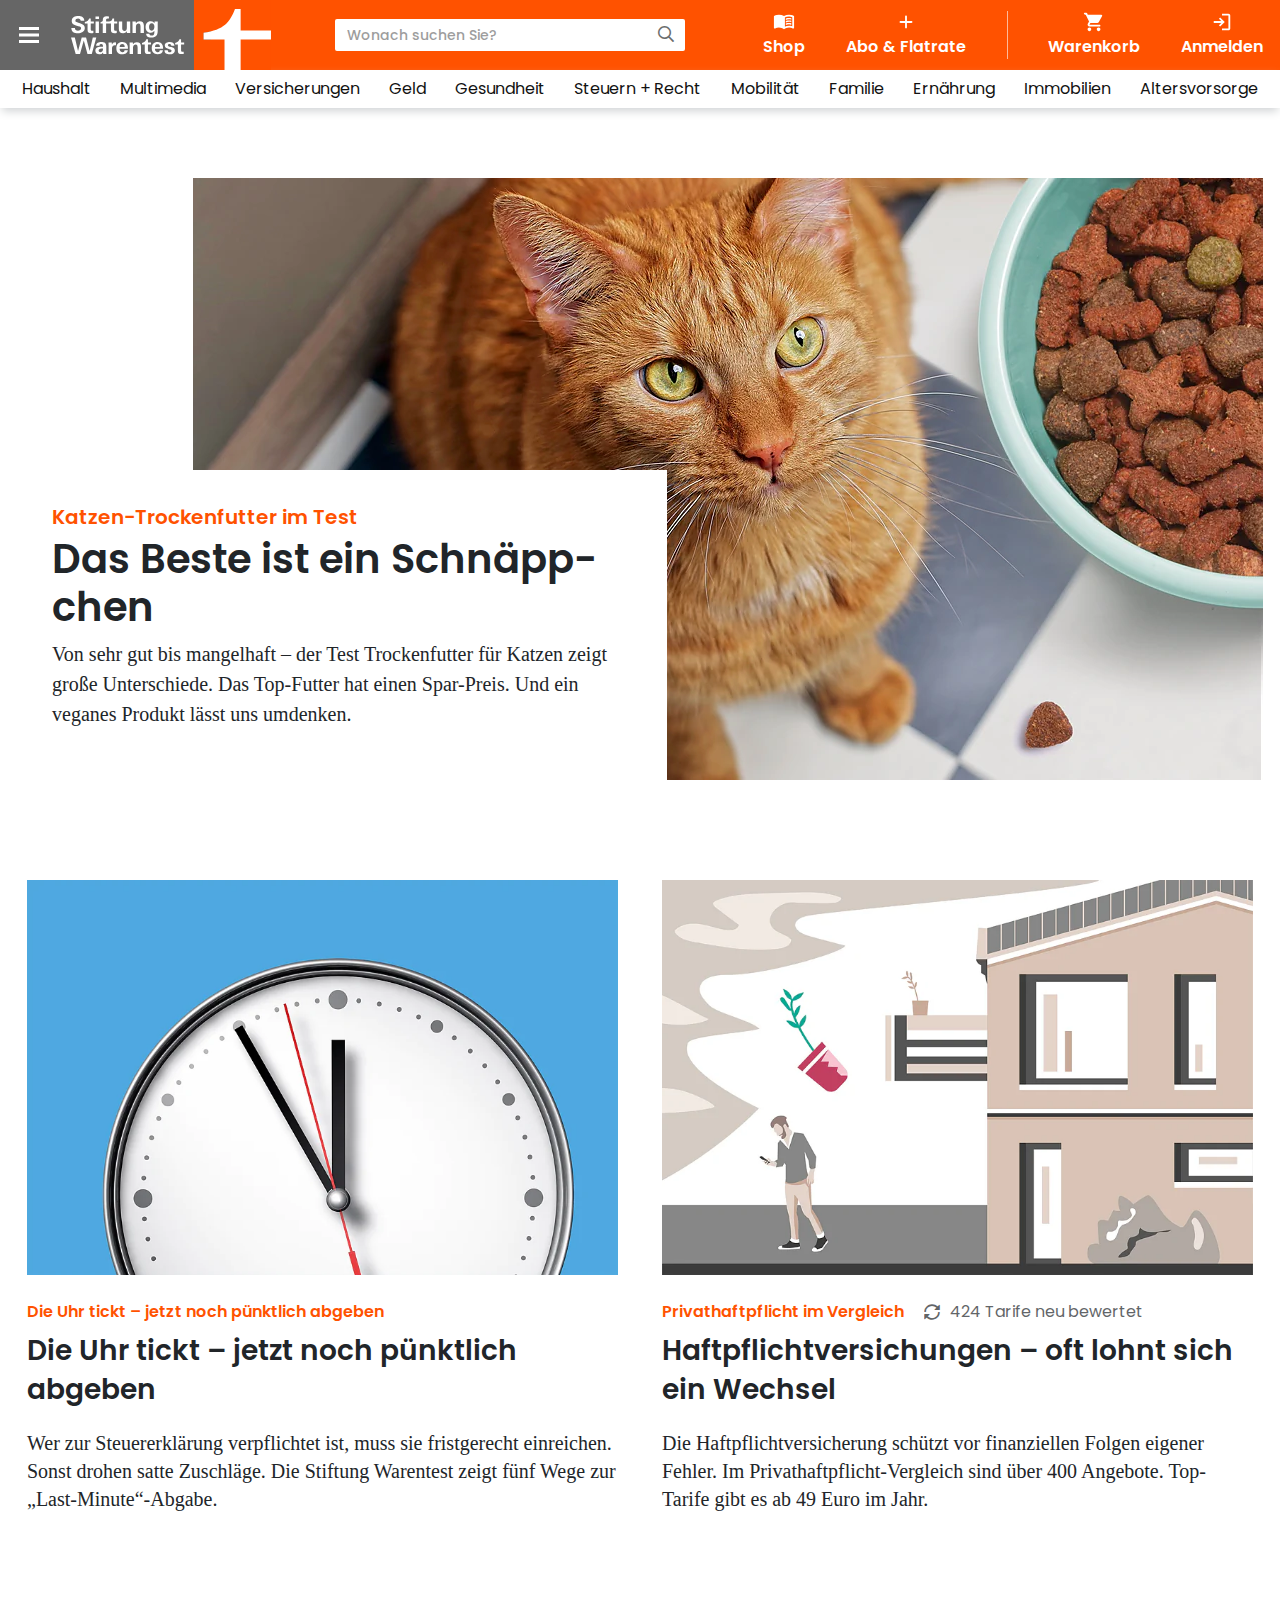
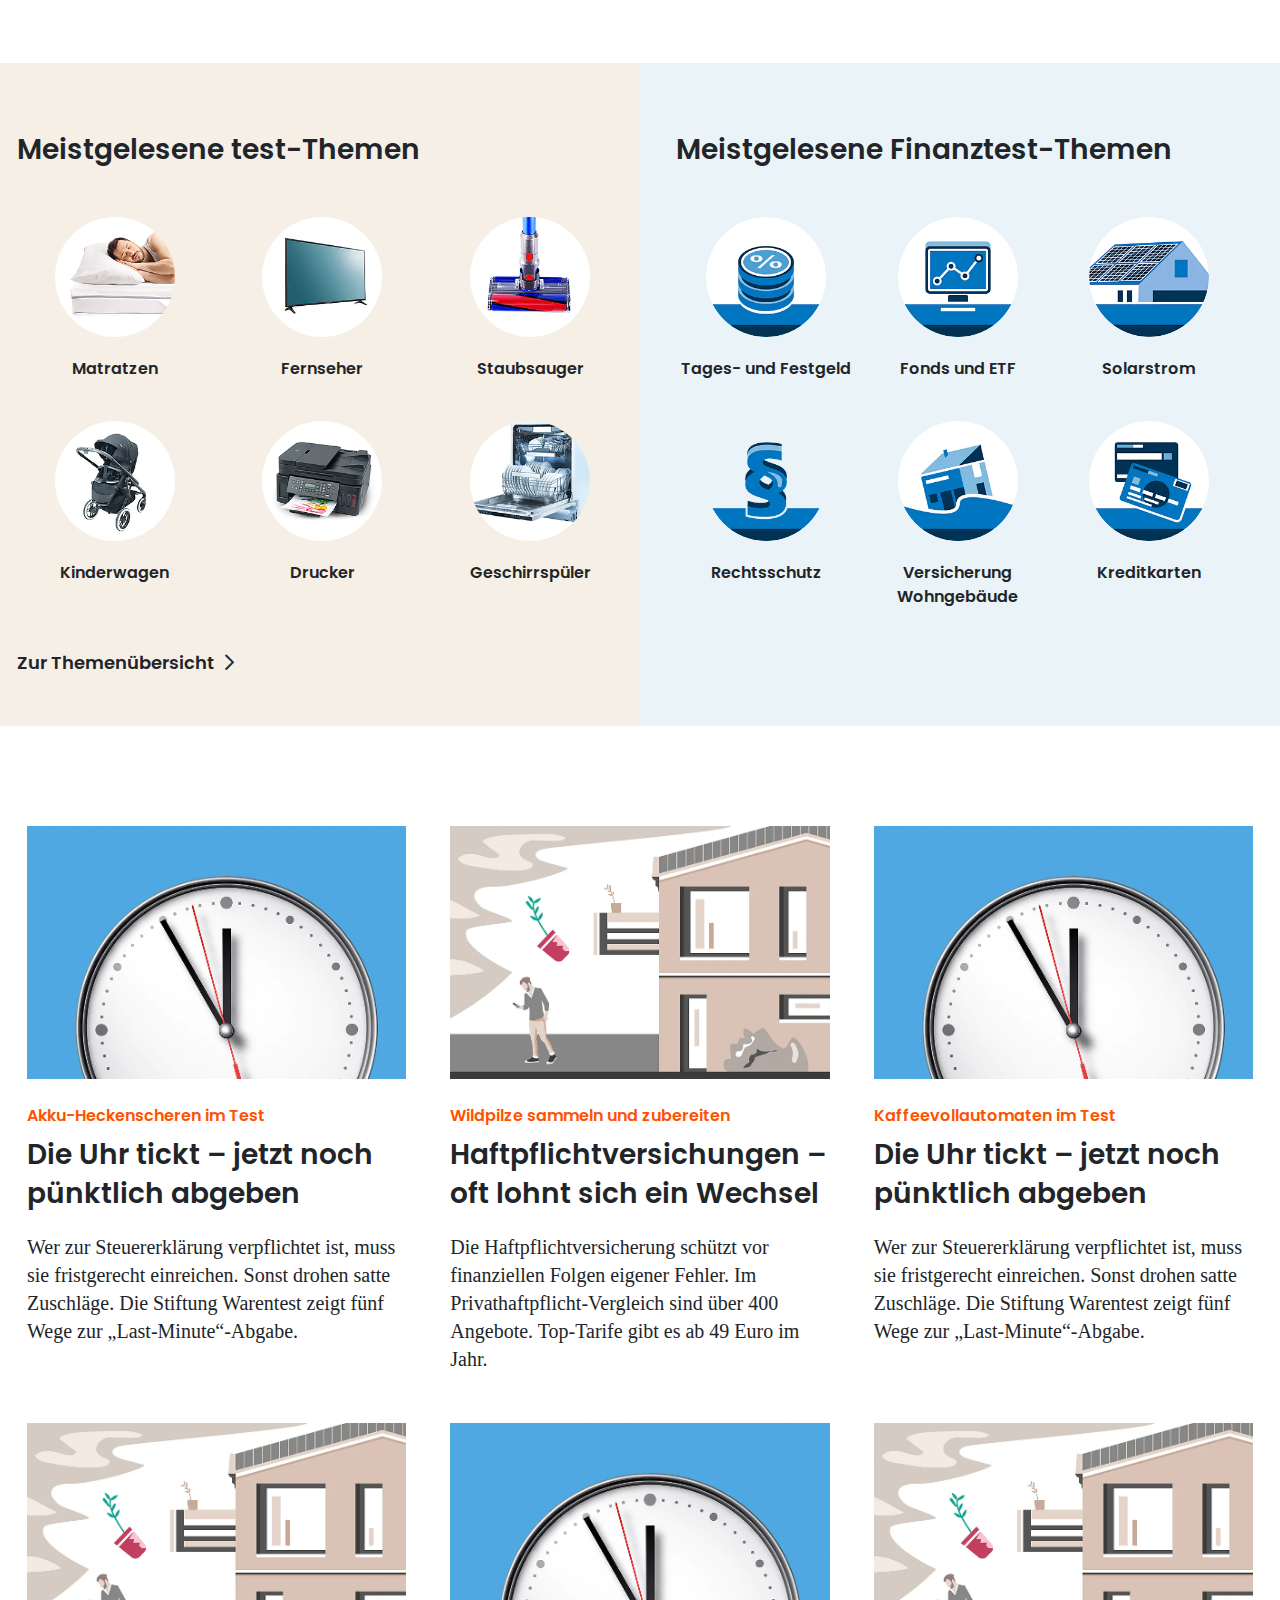
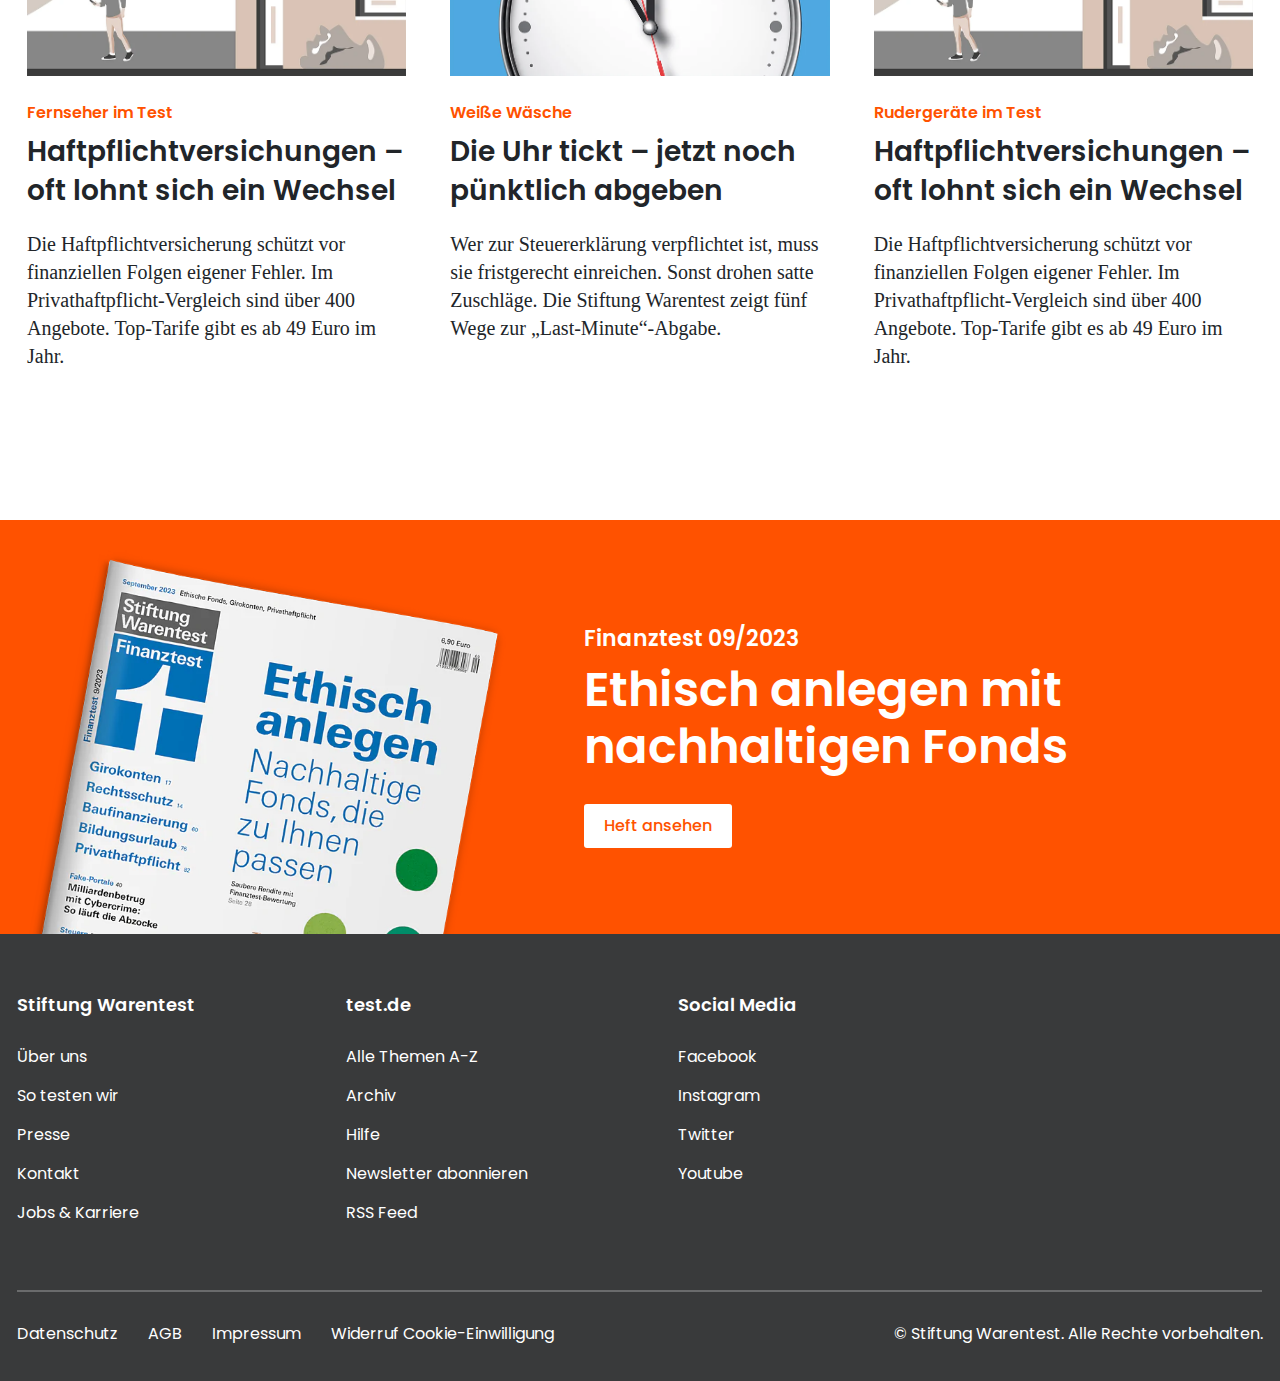
<file: index.html>
<!doctype html>
<html class="no-js" lang="">
    <head>
        <meta charset="utf-8">
        <meta http-equiv="x-ua-compatible" content="ie=edge">
        <title>Home</title>
        <meta name="description" content="">
        <meta name="viewport" content="width=device-width, initial-scale=1"> 
		<link rel="shortcut icon" type="image/x-icon" href="#">
        <!-- Place favicon.ico in the root directory -->
        
		<!-- CSS here -->
        <link rel="stylesheet" href="assets/css/bootstrap.min.css">
        <link rel="stylesheet" href="assets/css/fontawesome.min.css">  
        <link rel="stylesheet" href="assets/css/style.css">
        <link rel="stylesheet" href="assets/css/responsive.css">
    </head>
    <body>

        
        
      

        <!-- mobile-menu START -->
        <div class="mobile-menu ">
            <a href="#" class="bars siteBar-btn"><svg class="bi bi-x" width="1em" height="1em" viewBox="0 0 16 16" fill="currentColor" xmlns="http://www.w3.org/2000/svg">
                <path fill-rule="evenodd" d="M11.854 4.146a.5.5 0 010 .708l-7 7a.5.5 0 01-.708-.708l7-7a.5.5 0 01.708 0z" clip-rule="evenodd"/>
                <path fill-rule="evenodd" d="M4.146 4.146a.5.5 0 000 .708l7 7a.5.5 0 00.708-.708l-7-7a.5.5 0 00-.708 0z" clip-rule="evenodd"/>
            </svg></a> 

            <a href="#" class="cart_link">
                <svg viewBox="0 0 24 24"><path d="M7 18c-1.1 0-1.99.9-1.99 2S5.9 22 7 22s2-.9 2-2-.9-2-2-2zM1 3c0 .55.45 1 1 1h1l3.6 7.59-1.35 2.44C4.52 15.37 5.48 17 7 17h11c.55 0 1-.45 1-1s-.45-1-1-1H7l1.1-2h7.45c.75 0 1.41-.41 1.75-1.03l3.58-6.49c.37-.66-.11-1.48-.87-1.48H5.21l-.67-1.43c-.16-.35-.52-.57-.9-.57H2c-.55 0-1 .45-1 1zm16 15c-1.1 0-1.99.9-1.99 2s.89 2 1.99 2 2-.9 2-2-.9-2-2-2z"></path></svg>
                Warenkorb
            </a>

            <nav> 
                <ul>
                    <li><a href="#">Haushalt</a></li>
                    <li><a href="#">Multimedia</a></li>
                    <li><a href="#">Versicherungen</a></li>
                    <li><a href="#">Geld</a></li>
                    <li><a href="#">Gesundheit</a></li>
                    <li class="Steuern_nav">
                        <a href="#">Steuern <span>+</span> Recht</a> <i class="fas fa-caret-down"></i>
                        <div class="mega_menu">
                            <ul>
                                <li><a href="#">lorem</a></li>
                                <li><a href="#">lorem</a></li>
                                <li><a href="#">lorem</a></li>
                                <li><a href="#">lorem</a></li>
                                <li><a href="#">lorem</a></li>
                                <li><a href="#">lorem</a></li>
                                <li><a href="#">lorem</a></li>
                                <li><a href="#">lorem</a></li>
                                <li><a href="#">lorem</a></li>
                                <li><a href="#">lorem</a></li>
                                <li><a href="#">lorem</a></li>
                                <li><a href="#">lorem</a></li>
                                <li><a href="#">lorem</a></li>
                                <li><a href="#">lorem</a></li>
                                <li><a href="#">lorem</a></li>
                                <li><a href="#">lorem</a></li>
                                <li><a href="#">lorem</a></li>
                                <li><a href="#">lorem</a></li>
                                <li><a href="#" class="border_btn"> Alle Gutscheincodes anzeigen </a></li>
                            </ul>
                        </div>
                    </li>
                    <li><a href="#">Mobilität</a></li>
                    <li><a href="#">Familie</a></li>
                    <li><a href="#">Ernährung</a></li>
                    <li><a href="#">Immobilien</a></li>
                    <li><a href="#">Altersvorsorge</a></li>
                </ul>
            </nav> 
        </div> 
  
        
    <!-- header-area START -->

    <div class="header-area">
        <div class="container">
            <div class="row align-items-center">
                <div class="col-lg-3 col-4 col-md-4">
                    <div class="logo-area">
                        <a href="#" class="side_nav_btn">
                            <svg aria-hidden="true" focusable="false" viewBox="0 0 24 24" xmlns="http://www.w3.org/2000/svg" class="icon icon--menu icon--24">
                                <defs>
                                    <clipPath>
                                        <rect width="24" height="24" fill="none" data-name="Rechteck 7"></rect>
                                    </clipPath>
                                </defs>
                                <g transform="translate(-175 -23)" data-name="Gruppe 110">
                                    <g transform="translate(175 23)" clip-path="url(#a)" data-name="Gruppe 2">
                                        <rect width="24" height="24" fill="none" data-name="Rechteck 6"></rect>
                                    </g>
                                    <rect transform="translate(177 27)" width="20" height="3" fill="#fff" data-name="Rechteck 8"></rect>
                                    <rect transform="translate(177 33.5)" width="20" height="3" fill="#fff" data-name="Rechteck 9"></rect>
                                    <rect transform="translate(177 40)" width="20" height="3" fill="#fff" data-name="Rechteck 10"></rect>
                                </g>
                            </svg>
                        </a>
                        <a href="#" class="logo">
                            <svg aria-hidden="true" class="icon--header-logo" viewBox="0 0 209 70" xmlns="http://www.w3.org/2000/svg">
                                <g fill="none" fill-rule="evenodd">
                                    <path fill="#666" d="M0 0h133v70H0z"></path>
                                    <g fill="#FFF" fill-rule="nonzero">
                                        <path d="M30.658 53.738h-4.317L22.67 40.25l-3.746 13.488h-4.31L10 37.236h3.766l3.196 13.468 3.652-13.468h4.338l3.558 13.468 3.129-13.468h3.518zM42.112 53.738a5.31 5.31 0 01-.275-1.578 3.934 3.934 0 01-3.64 1.813c-2.235 0-4.027-1.094-4.027-3.518 0-3.572 4.061-3.9 6.713-3.9h.94v-.437c0-1.208-.248-2.397-1.732-2.397a1.598 1.598 0 00-1.766 1.82h-3.403c.047-2.834 2.685-3.633 5.136-3.633 3.101 0 5.022.712 5.022 4.472v3.424c-.03 1.318.03 2.637.18 3.948l-3.148-.014zm-.275-5.572h-.866c-1.417 0-3.538.322-3.538 2.121A1.746 1.746 0 0039.306 52c2.148 0 2.53-1.873 2.53-3.605v-.228zM53.747 45.024c-2.148 0-2.988 1.235-2.988 3.29v5.43h-3.357v-8.727c0-.913-.087-1.846-.087-2.806h3.236l.094 2.121a3.639 3.639 0 013.559-2.148 4.7 4.7 0 01.543 0v2.9a7.956 7.956 0 00-1.007-.067M76.265 53.738v-6.09c0-1.597-.114-3.356-2.169-3.356-2.054 0-2.423 2.35-2.423 3.652v5.794h-3.357V44.5c0-.732 0-1.484-.094-2.263h3.343l.047 1.76a4.364 4.364 0 013.794-1.94c2.806 0 4.196 1.503 4.196 4.242v7.44h-3.337zM58.34 48.629c0 1.732.704 3.357 2.644 3.357a2.081 2.081 0 002.303-2.014h3.243C66.12 52.966 63.63 54 60.937 54c-3.719 0-5.84-2.101-5.84-5.82 0-3.834 2.014-6.258 5.955-6.258 2.235 0 4.202.913 5.089 3.061a8.99 8.99 0 01.503 3.653l-8.305-.007zm2.685-4.747c-1.645 0-2.625 1.189-2.625 2.834h5.022c0-1.733-.8-2.834-2.397-2.834M93.5 48.582c0 1.732.67 3.357 2.59 3.357a2.061 2.061 0 002.257-2.014h3.169c-.403 2.994-2.84 4.028-5.472 4.028-3.646 0-5.72-2.101-5.72-5.828 0-3.833 1.967-6.257 5.827-6.257 2.189 0 4.116.913 4.982 3.062a9.13 9.13 0 01.49 3.652h-8.124zm2.631-4.753c-1.611 0-2.571 1.188-2.571 2.833h4.914c0-1.732-.785-2.833-2.35-2.833M108.055 53.993c-2.686 0-5.049-.819-5.049-3.974h3.283c.04 1.342.584 2.054 1.92 2.054a1.685 1.685 0 001.826-1.53c0-.672-.443-1.008-1.074-1.283a6.197 6.197 0 00-1.074-.342c-.403-.114-.806-.182-1.229-.296-1.671-.43-3.357-1.094-3.357-3.242 0-2.74 2.686-3.492 4.828-3.492 2.477 0 4.7.893 4.874 3.72h-3.196c-.047-1.095-.624-1.853-1.725-1.853-.78 0-1.699.362-1.699 1.282 0 .618.403.96 1.047 1.209.364.143.74.258 1.122.342.402.094.852.181 1.268.295 1.746.437 3.512 1.122 3.512 3.31 0 2.995-2.88 3.794-5.297 3.794M86.537 39.183h-1.611c-.672 1.947-1.464 3.081-4.284 3.531v1.652h2.726v6.418c0 2.511 1.229 3.082 3.485 3.082a15.77 15.77 0 002.323-.182v-2.182c-.383 0-.672.094-1.054.094-1.518 0-1.585-.67-1.585-2.014v-5.23h3.082v-2.081h-3.082v-3.088zM119.508 39.183h-1.61c-.672 1.947-1.464 3.081-4.284 3.531v1.652h2.719v6.418c0 2.511 1.228 3.082 3.491 3.082a15.717 15.717 0 002.323-.182v-2.182c-.383 0-.671.094-1.047.094-1.518 0-1.585-.67-1.585-2.014v-5.23h3.082v-2.081h-3.082l-.007-3.088zM16.835 33.12c-3.565 0-6.486-1.416-6.553-5.37h3.585c.047 1.758 1.074 2.805 3.035 2.805 1.457 0 3.102-.731 3.102-2.37 0-.913-.672-1.39-1.417-1.712-.893-.362-1.914-.57-2.853-.866-2.438-.752-5.063-1.665-5.063-4.7 0-3.672 3.424-4.907 6.553-4.907s5.982 1.121 6.002 4.773h-3.578c-.135-1.503-1.007-2.376-2.686-2.376-1.343 0-2.645.705-2.645 2.168-.01.447.194.872.55 1.142a10.81 10.81 0 002.424 1.007c1.074.342 2.216.671 2.807.913 2.148.819 3.605 1.732 3.605 4.27 0 3.766-3.632 5.203-6.868 5.203M34.337 16.316h3.471v2.651h-3.47v-2.651zm.068 4.974h3.356v11.535h-3.356V21.29zM65.583 32.825l-.047-1.76a4.324 4.324 0 01-3.766 1.941c-2.833 0-4.203-1.484-4.203-4.243v-7.446h3.357v6.096c0 1.598.067 3.357 2.148 3.357 2.082 0 2.464-1.853 2.464-3.518v-5.935h3.357v7.258c0 1.417 0 2.806.074 4.243l-3.384.007zM79.152 32.825v-6.083c0-1.598-.114-3.357-2.169-3.357-2.054 0-2.423 2.35-2.423 3.652v5.801h-3.357V23.58c0-.732 0-1.484-.094-2.263h3.343l.047 1.76a4.357 4.357 0 013.787-1.941c2.813 0 4.223 1.504 4.223 4.263v7.426h-3.357zM96.265 24.513v6.163c0 4.519-1.759 6.714-6.042 6.714-2.35 0-5.411-.671-5.411-3.585v-.181h3.148c0 1.342 1.122 1.759 2.283 1.759 2.169 0 2.625-1.343 2.686-3.109v-1.598a4.19 4.19 0 01-3.673 1.92c-3.404 0-5.069-2.578-5.069-5.753 0-3.176 1.692-5.774 5.09-5.774a4.223 4.223 0 013.833 2.014v-1.766h3.216c0 1.276-.067 2.464-.067 3.196m-5.915-1.437c-2.075 0-2.686 2.014-2.686 3.767 0 1.752.571 3.672 2.625 3.672 2.055 0 2.686-2.014 2.686-3.786 0-1.773-.671-3.653-2.625-3.653M29.604 18.31h-1.611c-.671 1.947-1.464 3.081-4.283 3.531v1.645h2.725v6.412c0 2.51 1.229 3.081 3.485 3.081a15.865 15.865 0 002.323-.195V30.63c-.383 0-.672.094-1.054.094-1.518 0-1.585-.671-1.585-2.014v-5.23h3.082v-2.108h-3.082V18.31zM55.95 23.48V21.37h-3.083v-3.068h-1.61c-.813 2.168-1.102 2.994-4.284 2.994h-2.061v-.94c0-1.141.134-1.873 1.712-1.873.342 0 .705 0 1.094.047v-2.189a24.04 24.04 0 00-2.195-.114c-2.827 0-3.968 1.484-3.968 4.11v.617a5.962 5.962 0 01-2.216 1.087v1.47h2.216v9.313h3.357v-9.34h4.787v6.413c0 2.51 1.228 3.081 3.484 3.081a15.865 15.865 0 002.323-.195V30.63c-.383 0-.671.094-1.054.094-1.517 0-1.585-.671-1.585-2.014v-5.23h3.082z"></path>
                                    </g>
                                    <g fill-rule="nonzero">
                                        <path d="M162.768 39.29h-20.833v-6.6C162.502 29.68 168.091 22 173.168 9h5.632v21.28H209V0h-76.645v70h30.413V39.29z" fill="#FF5200"></path>
                                        <path fill="#FF5200" d="M178.8 39.28H209V70h-30.2z"></path>
                                        <path d="M209 30.28h-30.2V9h-5.632c-5.077 13-10.645 20.68-31.233 23.69v6.6h20.833V70H178.8V39.28H209v-9z" fill="#FFF"></path>
                                    </g>
                                </g>
                            </svg>
                        </a>
                    </div>
                </div>
                <div class="col-lg-9 col-md-8 col-8  text-right">
                    <div class="menu-area">
                        <div class="src_box">
                            <input type="text" placeholder="Wonach suchen Sie?">
                            <a href="#" class="src_btn">
                                <i class="far fa-search"></i>
                            </a>
                        </div>
                        <ul class="d-none d-lg-flex">
                            <li>
                                <a href="#">
                                    <svg viewBox="0 96 960 960"><path d="M560 492v-68q33-14 67.5-21t72.5-7q26 0 51 4t49 10v64q-24-9-48.5-13.5T700 456q-38 0-73 9.5T560 492Zm0 220v-68q33-14 67.5-21t72.5-7q26 0 51 4t49 10v64q-24-9-48.5-13.5T700 676q-38 0-73 9t-67 27Zm0-110v-68q33-14 67.5-21t72.5-7q26 0 51 4t49 10v64q-24-9-48.5-13.5T700 566q-38 0-73 9.5T560 602Zm-40 176q44-21 88.5-31.5T700 736q36 0 70.5 6t69.5 18V364q-33-14-68.5-21t-71.5-7q-47 0-93 12t-87 36v394Zm-40 118q-48-38-104-59t-116-21q-42 0-82.5 11T100 858q-21 11-40.5-1T40 822V340q0-11 5.5-21T62 304q47-23 96.5-35.5T260 256q58 0 113.5 15T480 316q51-30 106.5-45T700 256q52 0 101.5 12.5T898 304q11 5 16.5 15t5.5 21v482q0 23-19.5 35t-40.5 1q-37-20-77.5-31T700 816q-60 0-116 21t-104 59Z"></path></svg>
                                    Shop
                                </a>
                            </li>
                            <li>
                                <a href="#">
                                    <svg aria-hidden="true" class="icon  icon--24"><svg viewBox="0 0 24 24"><path d="M18 13h-5v5c0 .55-.45 1-1 1s-1-.45-1-1v-5H6c-.55 0-1-.45-1-1s.45-1 1-1h5V6c0-.55.45-1 1-1s1 .45 1 1v5h5c.55 0 1 .45 1 1s-.45 1-1 1z"></path></svg></svg>
                                    <span>Abo <span class="mn">& Flatrate</span></span>
                                </a>
                            </li>
                            <li>
                                <span></span>
                            </li>
                            <li>
                                <a href="#">
                                    <svg viewBox="0 0 24 24"><path d="M7 18c-1.1 0-1.99.9-1.99 2S5.9 22 7 22s2-.9 2-2-.9-2-2-2zM1 3c0 .55.45 1 1 1h1l3.6 7.59-1.35 2.44C4.52 15.37 5.48 17 7 17h11c.55 0 1-.45 1-1s-.45-1-1-1H7l1.1-2h7.45c.75 0 1.41-.41 1.75-1.03l3.58-6.49c.37-.66-.11-1.48-.87-1.48H5.21l-.67-1.43c-.16-.35-.52-.57-.9-.57H2c-.55 0-1 .45-1 1zm16 15c-1.1 0-1.99.9-1.99 2s.89 2 1.99 2 2-.9 2-2-.9-2-2-2z"></path></svg>
                                    Warenkorb
                                </a>
                            </li>
                            <li>
                                <a href="#">
                                    <svg aria-hidden="true" class="icon  icon--24"><svg viewBox="0 0 24 24"><path d="M12 21v-2h7V5h-7V3h7q.825 0 1.413.587Q21 4.175 21 5v14q0 .825-.587 1.413Q19.825 21 19 21Zm-2-4-1.375-1.45 2.55-2.55H3v-2h8.175l-2.55-2.55L10 7l5 5Z"></path></svg></svg>
                                    Anmelden
                                </a>
                            </li>
                        </ul>
                        <a href="#" class="side_nav_btn">
                            <svg aria-hidden="true" focusable="false" viewBox="0 0 24 24" xmlns="http://www.w3.org/2000/svg" class="icon icon--menu icon--24">
                                <defs>
                                    <clipPath>
                                        <rect width="24" height="24" fill="none" data-name="Rechteck 7"></rect>
                                    </clipPath>
                                </defs>
                                <g transform="translate(-175 -23)" data-name="Gruppe 110">
                                    <g transform="translate(175 23)" clip-path="url(#a)" data-name="Gruppe 2">
                                        <rect width="24" height="24" fill="none" data-name="Rechteck 6"></rect>
                                    </g>
                                    <rect transform="translate(177 27)" width="20" height="3" fill="#fff" data-name="Rechteck 8"></rect>
                                    <rect transform="translate(177 33.5)" width="20" height="3" fill="#fff" data-name="Rechteck 9"></rect>
                                    <rect transform="translate(177 40)" width="20" height="3" fill="#fff" data-name="Rechteck 10"></rect>
                                </g>
                            </svg>
                        </a>
                    </div>
                </div>
            </div>
        </div>
        <div class="header_btm">
            <div class="container">
                <div class="row">
                    <div class="col-lg-12">
                        <div class="main_nav">
                            <ul>
                                <li><a href="#">Haushalt</a></li>
                                <li><a href="#">Multimedia</a></li>
                                <li><a href="#">Versicherungen</a></li>
                                <li><a href="#">Geld</a></li>
                                <li><a href="#">Gesundheit</a></li>
                                <li class="mega_link">
                                    <a href="#">Steuern <span>+</span> Recht</a>
                                    <div class="mega_menu">
                                        <ul>
                                            <li><a href="#">lorem</a></li>
                                            <li><a href="#">lorem</a></li>
                                            <li><a href="#">lorem</a></li>
                                            <li><a href="#">lorem</a></li>
                                            <li><a href="#">lorem</a></li>
                                            <li><a href="#">lorem</a></li>
                                            <li><a href="#">lorem</a></li>
                                            <li><a href="#">lorem</a></li>
                                            <li><a href="#">lorem</a></li>
                                            <li><a href="#">lorem</a></li>
                                            <li><a href="#">lorem</a></li>
                                            <li><a href="#">lorem</a></li>
                                            <li><a href="#">lorem</a></li>
                                            <li><a href="#">lorem</a></li>
                                            <li><a href="#">lorem</a></li>
                                            <li><a href="#">lorem</a></li>
                                            <li><a href="#">lorem</a></li>
                                            <li><a href="#">lorem</a></li>
                                            <li><a href="#" class="border_btn"> Alle Gutscheincodes anzeigen </a></li>
                                        </ul>
                                    </div>
                                </li>
                                <li><a href="#">Mobilität</a></li>
                                <li><a href="#">Familie</a></li>
                                <li><a href="#">Ernährung</a></li>
                                <li><a href="#">Immobilien</a></li>
                                <li><a href="#">Altersvorsorge</a></li>
                            </ul>
                        </div>
                    </div>
                </div>
            </div>
        </div>
    </div>

    <!-- header-area END -->


    <main>
        

        <!---------hero Section START ---------->
        <section class="hero-area">
            <div class="container">
                <div class="row">
                    <div class="col-lg-12">
                        <div class="hero_cont">
                            <img src="assets/img/cat.webp" alt="">
                            <div class="hero_text">
                                <a  href="" >
                                    <h1 >
                                        <span class="color">Katzen-Trockenfutter im Test</span>
                                        Das Beste ist ein Schnäpp­chen 
                                    </h1>
                                </a>
                                <p>Von sehr gut bis mangelhaft – der Test Trockenfutter für Katzen zeigt große Unterschiede. Das Top-Futter hat einen Spar-Preis. Und ein veganes Produkt lässt uns umdenken.</p>
                            </div>
                        </div>
                    </div>
                </div>
            </div>
        </section>
        <!---------hero Section End ---------->


        <!--------- Section START ---------->
        <section class="blog-area">
            <div class="container">
                <div class="row">
                    <div class="col-lg-6  col-md-6">
                        <a href="#" class="blog_blk">
                            <i>
                                <img src="assets/img/blog-1.webp" alt="">
                            </i>
                            <span class="color">Die Uhr tickt – jetzt noch pünkt­lich abgeben</span>
                            <h3>Die Uhr tickt – jetzt noch pünkt­lich abgeben</h3>
                            <p>Wer zur Steuererklärung verpflichtet ist, muss sie frist­gerecht einreichen. Sonst drohen satte Zuschläge. Die Stiftung Warentest zeigt fünf Wege zur „Last-Minute“-Abgabe.</p>
                        </a>
                    </div>
                    <div class="col-lg-6 col-md-6">
                        <a href="#" class="blog_blk">
                            <i>
                                <img src="assets/img/blog-2.webp" alt="">
                            </i>
                            <div class="blog_span">
                                <span class="color">Privathaft­pflicht im Vergleich</span>
                                <div class="neu"><i class="far fa-sync-alt"></i> 424 Tarife neu bewertet</div>
                            </div>
                            <h3>Haft­pflicht­versichungen – oft lohnt sich ein Wechsel</h3>
                            <p>Die Haft­pflicht­versicherung schützt vor finanziellen Folgen eigener Fehler. Im Privathaft­pflicht-Vergleich sind über 400 Angebote. Top-Tarife gibt es ab 49 Euro im Jahr.</p>
                        </a>
                    </div>
                </div>
            </div>
        </section>
        <!--------- Section End ---------->

        
        <!---------service Section START ---------->
        <section class="service-area ">
            <div class="container">
                <div class="row">
                    <div class="col-xl-6">
                        <div class="service_blk v1">
                            <h3>Meistgelesene test-Themen</h3>
                            <ul>
                                <li>
                                    <a href="#">
                                        <i>
                                            <img src="assets/img/svc1.webp" alt="">
                                        </i>
                                        <span>Matratzen</span>
                                    </a>
                                </li>
                                <li>
                                    <a href="#">
                                        <i>
                                            <img src="assets/img/svc2.webp" alt="">
                                        </i>
                                        <span>Fernseher</span>
                                    </a>
                                </li>
                                <li>
                                    <a href="#">
                                        <i>
                                            <img src="assets/img/svc3.webp" alt="">
                                        </i>
                                        <span>Staubsauger</span>
                                    </a>
                                </li>
                                <li>
                                    <a href="#">
                                        <i>
                                            <img src="assets/img/svc4.webp" alt="">
                                        </i>
                                        <span>Kinderwagen</span>
                                    </a>
                                </li>
                                <li>
                                    <a href="#">
                                        <i>
                                            <img src="assets/img/svc5.webp" alt="">
                                        </i>
                                        <span>Drucker</span>
                                    </a>
                                </li>
                                <li>
                                    <a href="#">
                                        <i>
                                            <img src="assets/img/svc6.webp" alt="">
                                        </i>
                                        <span>Geschirrspüler</span>
                                    </a>
                                </li>
                            </ul>
                        </div>
                    </div>
                    <div class="col-xl-6">
                        <div class="service_blk px-4">
                            <h3>Meistgelesene Finanztest-Themen</h3>
                            <ul>
                                <li>
                                    <a href="#">
                                        <i>
                                            <img src="assets/img/svc7.webp" alt="">
                                        </i>
                                        <span>Tages- und Festgeld</span>
                                    </a>
                                </li>
                                <li>
                                    <a href="#">
                                        <i>
                                            <img src="assets/img/svc8.webp" alt="">
                                        </i>
                                        <span>Fonds und ETF</span>
                                    </a>
                                </li>
                                <li>
                                    <a href="#">
                                        <i>
                                            <img src="assets/img/svc9.webp" alt="">
                                        </i>
                                        <span>Solarstrom</span>
                                    </a>
                                </li>
                                <li>
                                    <a href="#">
                                        <i>
                                            <img src="assets/img/svc10.webp" alt="">
                                        </i>
                                        <span>Rechtsschutz</span>
                                    </a>
                                </li>
                                <li>
                                    <a href="#">
                                        <i>
                                            <img src="assets/img/svc11.webp" alt="">
                                        </i>
                                        <span>Versicherung Wohngebäude</span>
                                    </a>
                                </li>
                                <li>
                                    <a href="#">
                                        <i>
                                            <img src="assets/img/svc12.webp" alt="">
                                        </i>
                                        <span>Kreditkarten</span>
                                    </a>
                                </li>
                            </ul>
                        </div>
                    </div>
                    <div class="col-lg-12">
                        <div class="svc_link">
                            <a href="#" >
                                Zur Themenübersicht <i class="far fa-chevron-right"></i>
                            </a>
                        </div>
                    </div>
                </div>
            </div>
        </section>
        <!---------service Section End ---------->
        
        

        <!---------blog Section START ---------->
        <section class="blog-area">
            <div class="container">
                <div class="row">
                    <div class="col-lg-4 col-md-6">
                        <a href="#" class="blog_blk">
                            <i>
                                <img src="assets/img/blog-1.webp" alt="">
                            </i>
                            <span class="color">Akku-Heckenscheren im Test</span>
                            <h3>Die Uhr tickt – jetzt noch pünkt­lich abgeben</h3>
                            <p>Wer zur Steuererklärung verpflichtet ist, muss sie frist­gerecht einreichen. Sonst drohen satte Zuschläge. Die Stiftung Warentest zeigt fünf Wege zur „Last-Minute“-Abgabe.</p>
                        </a>
                    </div>
                    <div class="col-lg-4 col-md-6">
                        <a href="#" class="blog_blk">
                            <i>
                                <img src="assets/img/blog-2.webp" alt="">
                            </i>
                            
                            <span class="color">Wildpilze sammeln und zubereiten</span>
                            <h3>Haft­pflicht­versichungen – oft lohnt sich ein Wechsel</h3>
                            <p>Die Haft­pflicht­versicherung schützt vor finanziellen Folgen eigener Fehler. Im Privathaft­pflicht-Vergleich sind über 400 Angebote. Top-Tarife gibt es ab 49 Euro im Jahr.</p>
                        </a>
                    </div>
                    <div class="col-lg-4 col-md-6">
                        <a href="#" class="blog_blk">
                            <i>
                                <img src="assets/img/blog-1.webp" alt="">
                            </i>
                            <span class="color">Kaffee­voll­automaten im Test</span>
                            <h3>Die Uhr tickt – jetzt noch pünkt­lich abgeben</h3>
                            <p>Wer zur Steuererklärung verpflichtet ist, muss sie frist­gerecht einreichen. Sonst drohen satte Zuschläge. Die Stiftung Warentest zeigt fünf Wege zur „Last-Minute“-Abgabe.</p>
                        </a>
                    </div>
                    <div class="col-lg-4 col-md-6">
                        <a href="#" class="blog_blk">
                            <i>
                                <img src="assets/img/blog-2.webp" alt="">
                            </i>
                            
                            <span class="color">Fernseher im Test</span>
                            <h3>Haft­pflicht­versichungen – oft lohnt sich ein Wechsel</h3>
                            <p>Die Haft­pflicht­versicherung schützt vor finanziellen Folgen eigener Fehler. Im Privathaft­pflicht-Vergleich sind über 400 Angebote. Top-Tarife gibt es ab 49 Euro im Jahr.</p>
                        </a>
                    </div>
                    <div class="col-lg-4 col-md-6">
                        <a href="#" class="blog_blk">
                            <i>
                                <img src="assets/img/blog-1.webp" alt="">
                            </i>
                            <span class="color">Weiße Wäsche</span>
                            <h3>Die Uhr tickt – jetzt noch pünkt­lich abgeben</h3>
                            <p>Wer zur Steuererklärung verpflichtet ist, muss sie frist­gerecht einreichen. Sonst drohen satte Zuschläge. Die Stiftung Warentest zeigt fünf Wege zur „Last-Minute“-Abgabe.</p>
                        </a>
                    </div>
                    <div class="col-lg-4 col-md-6">
                        <a href="#" class="blog_blk">
                            <i>
                                <img src="assets/img/blog-2.webp" alt="">
                            </i>
                            
                            <span class="color">Rudergeräte im Test</span>
                            <h3>Haft­pflicht­versichungen – oft lohnt sich ein Wechsel</h3>
                            <p>Die Haft­pflicht­versicherung schützt vor finanziellen Folgen eigener Fehler. Im Privathaft­pflicht-Vergleich sind über 400 Angebote. Top-Tarife gibt es ab 49 Euro im Jahr.</p>
                        </a>
                    </div>
                </div>
            </div>
        </section>
        <!--------- blog Section End ---------->
        
        
        <!---------newsLetter Section START ---------->
        <section class="newsLetter-area">
            <div class="container">
                <div class="row">
                    <div class="col-lg-12">
                        <div class="newsLetter_content">
                            <i>
                                <img src="assets/img/newsLetter.webp" alt="">
                            </i>
                            <div class="newsLetter_text">
                                <h4>Finanztest 09/2023</h4>
                                <h1>Ethisch anlegen mit nachhaltigen Fonds</h1>
                                <a href="#">Heft ansehen</a>
                            </div>
                        </div>
                    </div>
                </div>
            </div>
        </section>
        <!---------newsLetter Section End ---------->



    </main>

            
        
    <!---------footer Section START ---------->
    <footer class="footer-area ">
        <div class="container">
            <div class="row">
                <div class="col-lg-12">
                    <div class="footer_nav">
                        <ul>
                            <li><h5>Stiftung Warentest</h5></li>
                            <li>
                                <a href="#">Über uns</a>
                            </li>
                            <li>
                                <a href="#">So testen wir</a>
                            </li>
                            <li>
                                <a href="#">Presse</a>
                            </li>
                            <li>
                                <a href="#">Kontakt</a>
                            </li>
                            <li>
                                <a href="#">Jobs & Karriere</a>
                            </li>
                        </ul>
                        <ul>
                            <li><h5>test.de</h5></li>
                            <li>
                                <a href="#">Alle Themen A-Z</a>
                            </li>
                            <li>
                                <a href="#">Archiv</a>
                            </li>
                            <li>
                                <a href="#">Hilfe</a>
                            </li>
                            <li>
                                <a href="#">Newsletter abonnieren</a>
                            </li>
                            <li>
                                <a href="#">RSS Feed</a>
                            </li>
                        </ul>
                        <ul>
                            <li><h5>Social Media</h5></li>
                            <li>
                                <a href="#">Facebook</a>
                            </li>
                            <li>
                                <a href="#">Instagram</a>
                            </li>
                            <li>
                                <a href="#">Twitter</a>
                            </li>
                            <li>
                                <a href="#">Youtube</a>
                            </li>
                        </ul>
                    </div>
                </div>
                <hr>
                <div class="col-lg-6">
                    <div class="f_btm footer_nav">
                        <ul class="d-flex">
                            <li>
                                <a href="#">Datenschutz</a>
                            </li>
                            <li>
                                <a href="#">AGB</a>
                            </li>
                            <li>
                                <a href="#">Impressum</a>
                            </li>
                            <li>
                                <a href="#">Widerruf Cookie-Einwilligung</a>
                            </li>
                        </ul>
                    </div>
                </div>
                <div class="col-lg-6">
                    <div class="footer_right">
                        <a href="#">© Stiftung Warentest. Alle Rechte vorbehalten.</a>
                    </div>
                </div>
            </div>
        </div>
    </footer>
    <!---------footer Section End ---------->
    
    
    
		<!-- JS here --> 
        <script src="assets/js/jquery-3.4.1.min.js"></script>
        <script src="assets/js/popper.min.js"></script>
        <script src="assets/js/bootstrap.min.js"></script>
        <script src="assets/js/main.js"></script>

    </body>
</html>
</file>
<file: assets/css/style.css>
/*   Theme default css */
@import url('https://fonts.googleapis.com/css2?family=Poppins:ital,wght@0,400;0,500;0,600;0,700;0,800;0,900;1,400;1,500;1,600;1,700;1,800;1,900&display=swap');
/* ======font family=========
font-family: 'Poppins', sans-serif;
*/

:root{
  --thmColor: #ff5200;
}


body {
  font-weight: 400;
  font-size: 16px;
  margin: 0;
  padding: 0;
  font-family: 'Poppins', sans-serif;
}

  
button {
  cursor: pointer; 
}

a:focus,
button:focus {
  text-decoration: none;
  outline: none; }

a:focus,
a:hover {
  color: inherit;
  text-decoration: none; }

a,
button {
  color: inherit;
  outline: medium none; 
  text-decoration: none;
}

button:focus, input:focus, input:focus, textarea, textarea:focus {
  outline: 0; }

 
h1,
h2,
h3,
h4,
h5,
h6 {
  margin-top: 0px;
  font-weight: 600;
 }

h1 a,
h2 a,
h3 a,
h4 a,
h5 a,
h6 a {
  color: inherit; }

h1 {
  font-size: 40px; }

h2 {
  font-size: 35px; }

h3 {
  font-size: 28px; }

h4 {
  font-size: 22px; }

h5 {
  font-size: 18px; }

h6 {
  font-size: 16px; }

ul {
  margin: 0px;
  padding: 0px; }

li {
  list-style: none; }

  img{
    max-width: 100%;
  }

  p{
    font-size: 20px;
    font-family: initial;
  }
 
.container{
    max-width: 1270px;
}

/* default-css END 
================================== */
 


.header-area {
  width: 100%;
  z-index: 99;
  position: relative;
  transition: all .3s;
  top: 0;
  left: 0;
}

.header-area.sticky {
    position: sticky;
    top: 0;
}

.header-area:after, .logo-area:before {
    content: "";
    position: absolute;
    width: 90%;
    height: 100%;
    right: 0;
    top: 0;
    background: var(--thmColor);
    z-index: -1;
}

.logo-area:before {
    width: 1000px;
    background: #666666;
    z-index: -1;
    height: 100%;
    right: 100px;
}


.logo-area {display: flex;flex-shrink: 0;align-items: center;gap: 20px;position: relative;z-index: 9;height: 100%;}
.side_nav_btn {width: 24px;}

.logo {width: 210px;}
.menu-area {display: flex;align-items: center;height: 100%;gap: 30px;}

.menu-area .side_nav_btn {
    display: none;
}
.src_box {max-width: 350px;width: 100%;display: flex;align-items: center;gap: 10px;background: #fff;border-radius: 2px;padding: 3px;padding-left: 10px;height: 32px;}

.src_box input {
    width: 100%;
    border: none;
    background: none;
    font-size: 14px;
    font-weight: 500;
}

.src_box input::placeholder {
    opacity: .7;
}
.src_btn {color: #6b6d6e;margin-right: 8px;}
.header_btm {background: #fff;box-shadow: 0 .3125rem .5625rem -.125rem #cfd2d4;position: relative;transition: all .3s;/* visibility: visible; */}

.header_btm .container {
    position: relative;
}

.sticky .header_btm {
    display: none;
}

.main_nav {overflow: auto;}

.main_nav ul li a {
    display: block;
    padding: 7px 5px;
    color: #121212;
    transition: all .4s;
}

.main_nav ul li a:hover {
    text-decoration: underline;
}

.main_nav ul {
    display: flex;
    justify-content: space-between;
    width: 100%;
}

.menu-area nav ul li {
  list-style: none;
  display: inline-block;
}

.menu-area nav ul li a {
  font-size: 16px;
  display: inline-block;
  margin-left: 60px;
  position: relative;
}
.menu-area ul{
    display: flex;
    justify-content: space-between;
    width: 100%;
    max-width: 500px;
    margin-left: auto;
}

.menu-area ul li a {
    text-align: center;
    display: flex;
    flex-direction: column;
    justify-content: center;
    align-items: center;
    color: #fff;
    font-weight: 600;
    gap: 2px;
    height: 100%;
    position: relative;
}

.menu-area ul li a span {
    display: inline-block;
}

.menu-area ul li a div {
    display: inline-block;
}

.menu-area ul li a:before {
    content: "";
    position: absolute;
    width: 0%;
    height: 5px;
    background: #fff;
    bottom: -11px;
    left: 0;
    transition: all .4s ease-in-out;
}

.menu-area ul li a:hover:before {
    width: 100%;
    opacity: 1;
}

.menu-area ul li > span {
    height: 100%;
    width: 1px;
    background: white;
    display: block;
    opacity: .6;
}

.menu-area ul li a svg {
    width: 22px;
    display: block;
    height: 22px;
    fill: #fff;
}













.mega_menu{
  position: absolute;
  top: 38px;
  width: 440px;
  background: var(--thmColor);
  z-index: 999;
  left: 50%;
  transform: translateX(-50%);
  visibility: hidden;
  padding-bottom: 20px;
  padding: 20px;
}

.mega_menu ul {
  display: flex;
  flex-wrap: wrap;
  min-width: 100%;
}

.mega_menu ul li {
  flex: 0 0 50%;
  list-style: none;
}

.mega_menu ul li a {
  color: #fff;
  text-decoration: none;
  font-weight: 500;
}

.mega_menu ul li a.border_btn {
  border: 1px solid #fff;
  padding: 8px 25px;
  border-radius: 30px;
  display: inline-block;
  margin-top: 10px;
  line-height: 1.3;
  transition: all .3s;
  width: max-content;
}

.mega_menu ul li a.border_btn:hover {
  background: #fff;
  color: #ff5200 !important;
}

.mega_link{
}
.mega_link:hover > a{
  color: #fff;
  /* background: var(--thmColor); */
  text-decoration: none !important;
  border-radius: 22px;
  position: relative;
  background: no-repeat;
  position: relative;
  z-index: 1;
}
.mega_link:hover:before {
  opacity: 1;
}
.mega_link a:before {
  content: "";
  top: 0;
  position: absolute;
  width: 120%;
  height: 30px;
  background: #ff5200;
  z-index: -1;
  left: -14px;
  border-radius: 20px;
  opacity: 0;
  transition: all .3s ease-in-out;
  transform: translateY(-50%);
  top: 50%;
  /* background: red; */
}

.mega_link:hover > a:before {
    opacity: 1;
}

.mega_link:hover .mega_menu{
  visibility: visible;
}








/* humbergar */
.bar a {
  width: 35px;
  height: 35px;
  float: right;
  position: relative;
} 
.bar a span {
  width: 100%;
  height: 3px;
  background: #fff;
  display: block;
  position: relative;
  top: 17px;
  border-radius: 30px;
  transition: .3s;
} 
.bar a span:before {left: 0;content: "";position: absolute;width: 100%;height: 100%;background: #fff;bottom: 10px;border-radius: 30px;transition: .3s;} 
.bar a span:after {left: 0;content: "";position: absolute;width: 100%;height: 100%;background: #fff;bottom: -10px;border-radius: 30px;transition: .3s;}
 
/* humbarger END */
 

/* mobile-menu START */
.mobile-menu {
  position: fixed;
  width: 320px;
  height: 100vh;
  background: #ffffff;
  z-index: 999;
  box-shadow: 0px 10px 9px -1px #737373;
  top: 0;
  left: 0;
  transition: .3s;
  margin-left: -400px;
  padding-top: 100px;
}

.mobile-menu nav {
    overflow: auto;
    height: 600px;
}

a.cart_link {
    display: flex;
    align-items: center;
    gap: 6px;
    position: absolute;
    top: 28px;
    font-weight: 600;
    left: 27px;
}

a.cart_link svg {
    width: 28px;
    fill: var(--thmColor);
}
.siteBar{
  margin-left: 0; 
}
.mobile-menu ul#pills-tab {
  margin-top: 90px;
  margin-bottom: 35px !important;
  display: block;
}
.mobile-menu  nav ul li {
  list-style: none;
  display: block;
  padding-left: 30px;
  position: relative;
}

li.Steuern_nav>  i {
    position: absolute;
    right: 15px;
    top: 10px;
    transition: all .3s;
    overflow: unset;
}

li.Steuern_nav:hover> i {
    rotate: -180deg;
    top: 11px;
}

li.Steuern_nav .mega_menu {
    width: 320px;
    padding-left: 15px;
    position: unset;
    visibility: visible;
    transform: unset;
    background: no-repeat;
    height: 200px;
    overflow: auto;
    color: #fff;
    margin-left: -30px;
    margin-right: -28px;
    height: 0;
    padding: 0;
    transition: all .3s ease-in-out;
}

li.Steuern_nav:hover .mega_menu {
    height: 179px;
    padding-bottom: 20px;
    padding-left: 18px;
    padding-top: 10px;
    background: no-repeat;
}

li.Steuern_nav .mega_menu ul li {line-height: 1;flex: 0 0 100%;}

li.Steuern_nav .mega_menu ul li a {color: initial;}

li.Steuern_nav .mega_menu ul li a.border_btn {
    border: 1px solid var(--thmColor);
    color: var(--thmColor);
    font-size: 14px !important;
}

li.Steuern_nav .mega_menu ul li a.border_btn {
    font-size: 15px;
    padding: 8px 15px;
}

li.Steuern_nav .mega_menu ul {
    flex-direction: column;
}

.mobile-menu nav ul li a {
  font-size: 16px;
  line-height: 40px;
  transition: .3s;
  font-weight: 500;
}

.mobile-menu a.bars {
  position: absolute;
  right: 20px;
  top: 15px;
  width: 40px;
  height: 40px;
  text-align: center;
  line-height: 40px;
  border-radius: 50%;
  font-size: 32px;
  color: rgb(255, 0, 43);
}

/* Header section END */


/*============hero Area Start =============*/

.hero-area {margin-top: 70px;}

section {
    margin-top: 100px;
}
.hero_cont {text-align: right;position: relative;padding-left: 100px;}

.hero_cont {}

.hero_cont {}
.hero_text {text-align: left;max-width: 650px;width: 100%;padding: 35px;position: absolute;left: 0;bottom: 0;background: #fff;}

.hero_text:hover h1,.blog_blk:hover h3 {
    color: #055063;
}

.hero_text p {
}

.hero_text span {
    font-size: 20px;
    display: block;
    font-weight: 600;
    margin-bottom: 6px;
}
.color {color: var(--thmColor);display: block;}
/*============hero Area End =============*/


/*============blog Area Start =============*/

.blog-area {
}

.blog-area .row {}
.blog_blk {margin-bottom: 50px;display: block;padding: 0px 10px;}

.blog_blk p {
    line-height: 1.4;
}

.blog_blk h3 {
    margin-bottom: 20px;
    line-height: 1.4;
}

.blog_blk i {
    display: block;
    margin-bottom: 25px;
}

.blog_blk span {
    font-weight: 600;
    margin-bottom: 7px;
}
.blog_span {display: flex;gap: 20px;}
.neu {display: flex;/* align-items: center; */opacity: .7;}

.neu i {
    margin-bottom: 0;
    margin-right: 10px;
    margin-top: 4px;
}
/*============blog Area End =============*/


/*============service Area Start =============*/

.service-area {background: #F6EFE6;padding: 70px 0 50px;position: relative;z-index: 1;}

.service-area:before {
    content: "";
    position: absolute;
    right: 0;
    top: 0;
    width: 50%;
    height: 100%;
    background: #EAF4F8;
    z-index: -1;
}
.service_blk {
}

.service_blk h3 {
    margin-bottom: 50px;
}

.service_blk ul li {
    flex: 0 0 32%;
    margin-bottom: 40px;
}

.service_blk ul {
    display: flex;
    flex-wrap: wrap;
    justify-content: space-between;
}

.service_blk ul li a span {
    text-align: center;
    display: block;
    margin-top: 20px;
    font-weight: 600;
}

.service_blk ul li a i {
    width: 120px;
    height: 120px;
    border-radius: 50%;
    overflow: hidden;
    display: flex;
    align-items: center;
    justify-content: center;
    margin-inline: auto;
}
.svc_link {
}

.svc_link a {
    font-weight: 600;
    display: flex;
    align-items: center;
    gap: 10px;
    font-size: 18px;
}


/*============service Area End =============*/


/*============newsLetter Area Start =============*/

.newsLetter-area {background: var(--thmColor);color: #fff;padding-top: 20px;}
.newsLetter_content {display: flex;align-items: center;}
.newsLetter_text {margin-left: 60px;}

.newsLetter_text a {
    background: #fff;
    color: var(--thmColor);
    font-weight: 500;
    padding: 10px 20px;
    border-radius: 3px;
    display: inline-block;
    margin-top: 20px;
}

.newsLetter_text h1 {
    font-size: 48px;
}
/*============newsLetter Area End =============*/



/*============product Area Start =============*/
.product-area {background: #F2F2F2;margin-top: 0;padding-top: 30px;padding-bottom: 70px;}

.product-area p {
    font-family: 'Poppins';
    font-size: 14px;
    margin-bottom: 20px;
}
.container {
}
.col_blk {gap: 20px 0;}
.col-lg-12 {
}
.pd_info {text-align: center;font-family: 'Poppins';font-size: 16px;color: #666666;}

.pd_info a {
    text-decoration: underline;
}
.fas {
}
.fa-info-circle {
}
.product_top {display: flex;justify-content: space-between;background: #fff;padding: 0 20px;border-radius: 8px;align-items: center;margin: 20px 0 30px;}
.ctg_nav {
}

.ctg_nav ul {
    display: flex;
    align-items: center;
    gap: 20px;
}

.ctg_nav ul li a {
    padding: 16px 0;
    display: block;
    font-weight: 700;
}

.ctg_nav ul li a i {
    margin-left: 6px;
}
.far {
}
.fa-chevron-down {
}
.product_top .src_box {border: 1px solid #00000026;border-radius: 6px;height: 40px;max-width: 300px;}
.src_btn {
}
.fa-search {
}
.col-lg-4 {
}
.product_left {
}
.box_style {
    box-shadow: 0px 2px 4px 0px rgba(0, 0, 0, 0.08);
    background: #ffff;
    border-radius: 8px;
    padding: 16px 24px;
    margin-bottom: 20px;
}

.col_blk .box_style {
    height: 100%;
}
.pdb_cont {
}

.pdb_cont h5 {
    font-size: 20px;
    font-weight: 700;
    margin-bottom: 20px;
}

.pdb_cont p i.fa-circle {
    font-size: 6px;
    transform: translateY(-3px);
}
.fa-circle {
}
.shop_nav {padding-bottom: 25px;}

.shop_nav ul {
    display: flex;
    flex-wrap: wrap;
    gap: 10px;
}

.shop_nav ul li a {
    border: 1px solid rgba(31,31,31,0.5);
    padding: 5px 20px;
    display: inline-block;
    font-size: 15px;
    transition: all .3s ease-in-out;
}

.shop_nav ul li a:hover {
    text-decoration: underline;
    background: rgba(31,31,31,0.04);
}
.border_btn {border: 1px solid rgb(0 0 0 / 42%);padding: 10px 30px;border-radius: 10px;display: inline-block;margin: 5px 0 10px;}
.col-lg-8 {
}
.product_list {
}
.product_blk {display: flex;background: #fff;border-radius: 8px;box-shadow: 0px 1px 2px 0px rgba(0, 0, 0, 0.07);margin-bottom: 20px;}

.product_blk .prod_details {border-top: 1px dashed #E5E5E5;}
.prod_icon {display: flex;flex-direction: column;align-items: center;justify-content: center;background: #FEF5F6;color: #960012;border-bottom-left-radius: 8px;border-top-left-radius: 8px;width: 150px;height: 170px;flex-shrink: 0;}

.prod_icon b {
    font-size: 20px;
}

.prod_icon span {
    font-size: 36px;
    display: block;
    line-height: 1;
    font-style: normal;
    font-weight: 500;
}
.prod_cont {width: 100%;}

.prod_cont > span {
    display: inline-block;
    margin: 1rem;
    margin-bottom: 0;
    height: 24px;
    background: #FFDBDF;
    padding: 0 5px;
    font-size: 12px;
    display: flex;
    align-items: center;
    justify-content: center;
    width: max-content;
    border-radius: 4px;
    letter-spacing: .5px;
    margin-left: 25px;
}
.prod_mid {padding: 1rem;display: flex;justify-content: space-between;padding-left: 25px;padding-bottom: 6px;}

.prod_mid p {
    max-width: 260px;
}
.thm_btn {background: #ff5200;display: flex;align-items: center;justify-content: center;color: #fff;padding: 7px 30px;gap: 10px;border-radius: 10px;height: 48px;border: none;}
.fa-chevron-right {
}
.prod_details {display: flex;justify-content: space-between;padding: 10px 25px 10px;font-size: 14px;}
.pdb_title {margin: 20px 0 30px;}

.pdb_title h4 {
    font-size: 26px;
}
.col-lg-6 {
}
.otto {box-shadow: 0px 2px 4px 0px rgba(0, 0, 0, 0.08);background: #ffff;border-radius: 8px;margin-bottom: 20px;}
.otto_blk {padding: 30px 20px;border-bottom: 1px solid #eeeeee;}

.otto_blk p {
    margin-bottom: 0;
}
.otto_blk_v2 {display: flex;box-shadow: 0px 2px 4px 0px rgba(0, 0, 0, 0.08);background: #ffff;border-radius: 8px;margin-bottom: 20px;}

.otto_blk_v2 i {
    max-width: 270px;
    display: flex;
    align-items: center;
    border-top-left-radius: 10px;
    overflow: hidden;
    border-bottom-left-radius: 10px;
    flex-shrink: 0;
    height: 150px;
    width: 100%;
}

.otto_blk_v2 i img {
    width: 100%;
    height: 100%;
    object-fit: cover;
}
.otto_blk_text {width: 100%;}

.otto_blk_text h5 {
    margin: 50px 25px 20px;
    text-transform: capitalize;
}
/*============product Area End =============*/


/*============footer Area Start =============*/
.footer-area {background: #393A3B;color: #fff;padding: 60px 0 20px;}

footer.footer-area hr {
    margin: 50px 12px 30px;
    height: 2px;
    width: calc(100% - 25px);
}
.footer_nav {display: flex;justify-content: space-between;max-width: 780px;}

.footer_nav ul li {
    margin-bottom: 15px;
}

.footer_nav ul li a {}

.footer_nav ul li a:hover {
    text-decoration: underline;
}

.footer_nav ul li h5 {
    margin-bottom: 30px;
}
.f_btm ul {gap: 30px;}
.footer_right {text-align: right;}
/*============footer Area End =============*/



.modal-content {
  overflow: hidden;
}

.modal-dialog {
  max-width: 778px;
}

.warentest__popup__title {
  background: #F2F2F2;
  padding: 22px 62px;
  display: flex;
  align-items: center;
  justify-content: center;
  margin-bottom: 35px;
}

.warentest__popup__title h5 {
    font-weight: 700;
    margin-bottom: 0;
    line-height: 1.6;
}

.warentest__popup__title i {
    width: 100px;
    height: 80px;
    display: flex;
    align-items: center;
    justify-content: center;
    border: 1px solid #0003;
    background: #fff;
    margin-right: 20px;
    flex-shrink: 0;
}

.modal-body {
  padding: 0px;
}

.opup__copy {
  padding-bottom: 50px;
  margin-bottom: 20px;
  display: flex;
  align-items: center;
  justify-content: center;
  border-bottom: 1px solid #d9d9d9cf;
}

.code__copy a {
  background: #E40822;
  color: #fff;
  font-size: 20px;
  font-weight: 400;
  display: flex;
  align-items: center;
  gap: 14px;
  height: 100%;
  padding: 0px 15px 0px 12px;
}

.code__copy {
  display: flex;
  align-items: center;
  max-width: 345px;
  height: 65px;
  border-radius: 8px;
  overflow: hidden;
}

.code__copy span {
  padding: 20px 38px;
  border: 2px dashed #E40822;
  border-right: none;
  display: flex;
  align-items: center;
  height: 100%;
  color: #000;
  font-size: 20px;
  font-weight: 700;
}

.popup__date {
  padding: 0px 46px 30px;
  margin-bottom: 45px;
  display: flex;
  justify-content: space-between;
  border-bottom: 1px solid #d9d9d9cf;
}

.popup__date .main__date {
  display: flex;
  flex-direction: column;
  gap: 25px;
}

.cashback__btn {
  background: #FAFAFA;
  padding: 20px 30px 20px;
  display: flex;
  align-items: center;
  justify-content: space-between;
  gap: 30px;
}

.cashback__btn__content {
  display: flex;
  align-items: center;
  gap: 30px;
  max-width: 452px;
}

.cashback__btn__content h5 {
    font-weight: 700;
}

.cashback__content p {
  margin: 0px;
  max-width: 100%;
  font-family: 'Poppins';
  font-size: 18px;
}

.cashback__btn a {
  background: #E40822;
  max-width: 190px;
  width: 100%;
  height: 52px;
  display: flex;
  align-items: center;
  justify-content: center;
  color: #fff;
  font-weight: 500;
  border-radius: 5px;
}
</file>
<file: assets/css/responsive.css>
/* Big screen :1200px. */
@media (min-width: 1200px) and (max-width: 1500px) {


}


/* Normal screen :992px. */
@media (min-width: 992px) and (max-width: 1200px) {

    .src_box {
        max-width: 300px;
    }
    .header-area:before {
        width: 20%;
    }
    
    .f_btm.footer_nav {
        width: max-content;
    }
    .service_blk.v1 {
        margin-bottom: 100px;
    }
    .service-area:before {
        width: 100%;
        height: 50%;
    }
    .service_blk h3 {
        text-align: center;
    }
    
    .blog_blk {
        padding: 0;
    }
    
    .blog_blk h3 {
        font-size: 22px;
    }
    
    .newsLetter_text h1 {
        font-size: 40px;
    }
}

 
/* Tablet screen :768px. */
@media (min-width: 768px) and (max-width: 991px) {
    .hero_text {
        width: 100%;
        max-width: 100%;
        position: unset;
        padding-left: 0;
    }
    .logo-area:before{
    right: 200px;
}
.logo-area .side_nav_btn {
    display: none;
}
.menu-area .side_nav_btn{
    display: block;
}
    .hero_cont {
        padding: 0;
    }
    .src_box {
        max-width: 300px;
    }

.product_top .src_box {
    display: none;
}
    .header-area:before {
        width: 20%;
    }
    
    .f_btm.footer_nav {
        width: max-content;
    }
    .service_blk.v1 {
        margin-bottom: 100px;
    }
    .service-area:before {
        width: 100%;
        height: 50%;
    }
    .service_blk h3 {
        text-align: center;
    }
    
    .blog_blk {
        padding: 0;
    }
    
    .blog_blk h3 {
        font-size: 22px;
    }
    
    .newsLetter_text h1 {
        font-size: 36px;
    }
    .blog_span {
        display: block;
        margin-bottom: 10px;
    }
    
    .service-area {
        margin-top: 30px;
    }
    
    .newsLetter_text {
        width: 900px;
    }
    .menu-area {
        justify-content: space-between;
    }


    .prod_mid {
        flex-direction: column;
    }
    
    .prod_icon {height: 100%;height: 250px;}
    
    .product_blk {align-items: center;justify-content: center;height: 100%;}
    
    .prod_mid a {
        width: 203px;
        margin-bottom: 10px;
    }
    
    .pdb_title h4 {
        font-size: 22px;
    }
    
    .pdb_cont h5 {
        font-size: 18px;
    }
    
    .otto_blk_v2 i {
        width: 190px;
    }
    
    .otto_blk_text h5 {
        margin-top: 30px;
    }
}

 
/* small screen :320px. */
@media (max-width: 767px) {
    .hero_text {
        width: 100%;
        max-width: 100%;
        position: unset;
        padding: 0;
        margin-top: 25px;
    }

section {
    margin-top: 50px;
}

.hero_text h1 {
    font-size: 30px;
}
    .logo-area:before{
    height: 48px;
    top: 0px;
    z-index: 0;
    right: 0;
    margin-right: 43px;
}

.logo-area {height: 50px;width: 100px;}

.logo {
    width: 90px;
    position: relative;
}
.logo-area .side_nav_btn {
    display: none;
}
.menu-area .side_nav_btn{
    display: block;
    width: 30px;
    transform: translateX(3px);
}
    .hero_cont {
        padding: 0;
    }
    .src_box {
        position: absolute;
        left: 0;
        top: 48px;
        box-shadow: 0 0.3125rem 0.5625rem -0.125rem #cfd2d4;
        max-width: 100%;
        height: 40px;
        padding-right: 14px;
    }
    .header-area:before {
        width: 20%;
    }
    
    .footer_nav {
    flex-direction: column;
    gap: 40px;
    }

.footer_nav ul li a {
    font-size: 15px;
}

.footer_right {
    text-align: center;
    font-size: 14px;
    margin-top: 30px;
}

.f_btm.footer_nav ul {
    flex-wrap: wrap;
    flex-direction: column;
    gap: 0;
}
    .service_blk.v1 {
        margin-bottom: 90px;
    }
    .service-area:before {
        width: 100%;
        height: 53%;
        top: auto;
        bottom: 0;
    }
    .service_blk h3 {
        text-align: center;
    }
    
    .blog_blk {
        padding: 0;
    }
    
    .blog_blk h3 {
        font-size: 22px;
    }
    
    .newsLetter_text h1 {
        font-size: 36px;
    }
    .blog_span {
        display: block;
        margin-bottom: 10px;
    }
    
    .service-area {
        margin-top: 30px;
    }
    
    .newsLetter_text {
    margin: 0;
    margin-top: 30px;
    }
    .menu-area {
        justify-content: space-between;
        padding-top: 3px;
        gap: 20px;
    }

.menu-area ul {
    display: flex !important;
    max-width: 200px;
}

.menu-area ul li:nth-child(3),.menu-area ul li:nth-child(4) {
    display: none;
}
    .header_btm {
        display: none !important;
    }
    .header-area {
        height: 55px;
        /* background: #666666; */
    }
    
    .menu-area ul li a {
        font-size: 10px;
    }
    span.mn {
        display: none !important;
    }
    .container{
        padding: 0 20px;
    }
    .newsLetter_content {
        flex-direction: column;
        max-width: 340px;
        margin-inline: auto;
        padding-bottom: 30px;
    }
    
    .newsLetter_text a {
        width: 100%;
        text-align: center;
    }
    
    .footer_nav ul li h5 {
        margin-bottom: 20px;
    }
    
    .footer_nav ul li {
        margin-bottom: 10px;
    }

    .prod_mid {
        flex-direction: column;
    }
    
    .prod_icon {height: 100%;height: 250px;}
    
    .product_blk {align-items: center;justify-content: center;height: 100%;}
    
    .prod_mid a {
        width: 203px;
        margin-bottom: 10px;
    }
    
    .pdb_title h4 {
        font-size: 22px;
    }
    
    .pdb_cont h5 {
        font-size: 18px;
    }
    
    .otto_blk_v2 i {
        width: 190px;
    }
    
    .otto_blk_text h5 {
        margin-top: 30px;
    }

    .prod_mid {
        flex-direction: column;
    }

.prod_mid .thm_btn {
    padding: 6px 6px;
    font-size: 14px;
}
    
    .prod_icon {height: 100%;height: 265px;width: 140px;}
    
    .product_blk {align-items: center;justify-content: center;height: 100%;}
    
    .prod_mid a {
        width: 203px;
        margin-bottom: 10px;
        padding: 7px 18px;
        height: auto;
        width: max-content;
        font-size: 14px;
    }
    
    .pdb_title h4 {
        font-size: 20px;
    }
    
    .pdb_cont h5 {
        font-size: 16px;
    }
    
    .otto_blk_v2 i {
        width: 140px;
    }
    
    .otto_blk_text h5 {
        margin-top: 30px;
    }
    
    .ctg_nav ul {
        width: max-content;
    }
    
    .ctg_nav {
        overflow: auto;
    }
    .product-area {
        padding-top: 60px;
    }

    .warentest__popup__title{
    padding: 20px;
}

.cashback__btn__content {
    flex-direction: column;
}

.cashback__btn {
    flex-direction: column;
}

.popup__date {
    flex-direction: column;
    padding: 0px 16px 20px;
}

.warentest__popup__title h5 {
    font-size: 15px;
}

.warentest__popup__title i {
    width: 70px;
    height: 68px;
}
}
 
/* Large Mobile screen :480px. */
@media only screen and (min-width: 480px) and (max-width: 767px) {
.container {width:450px}
 
}
</file>
